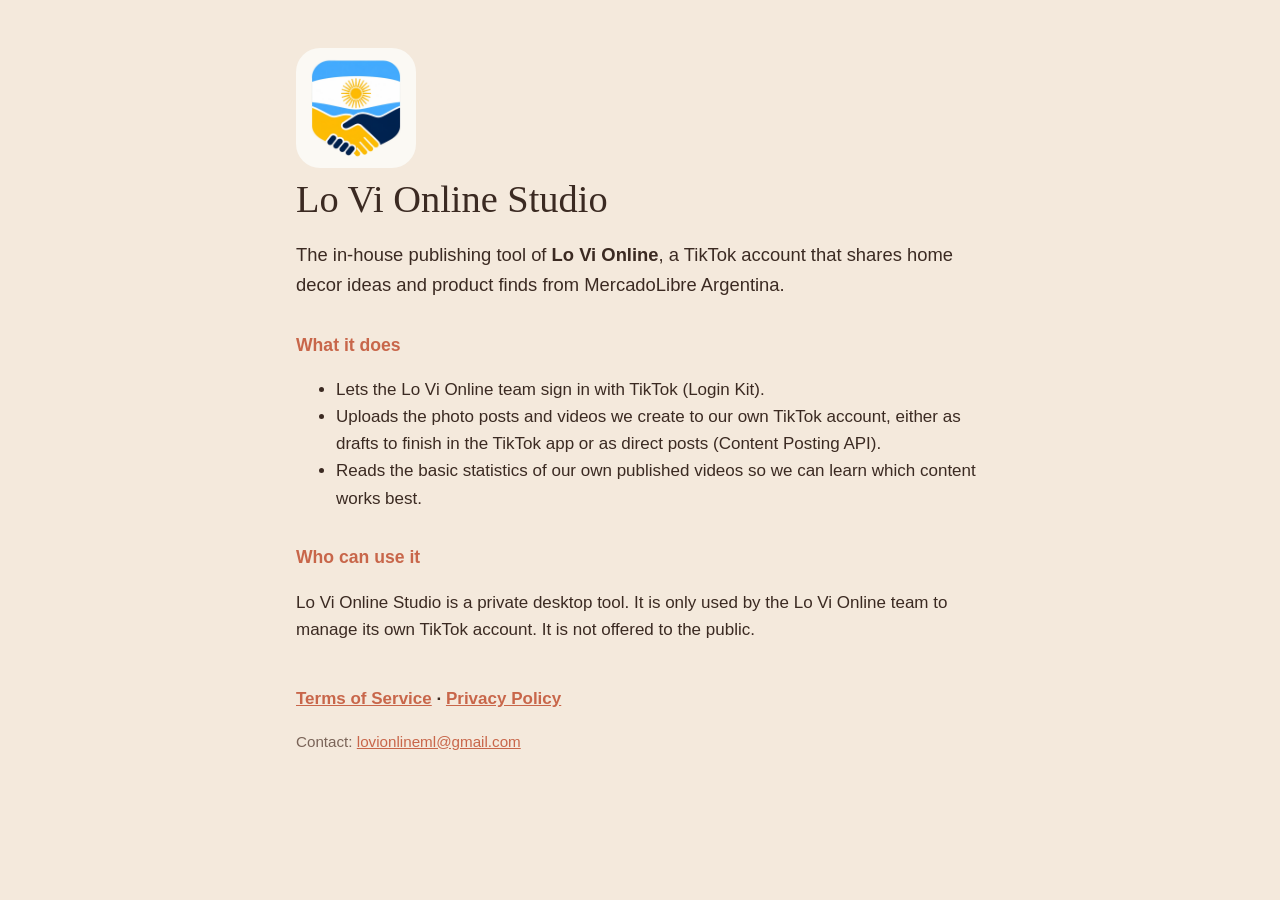
<file: index.html>
<!doctype html>
<html lang="en">
<head>
<meta charset="utf-8">
<meta name="viewport" content="width=device-width, initial-scale=1">
<title>Lo Vi Online Studio</title>
<link rel="icon" href="icono-app.png">
<link rel="stylesheet" href="estilo.css">
</head>
<body>
<main>
  <img class="logo" src="icono-app.png" alt="Lo Vi Online logo" width="120" height="120">
  <h1>Lo Vi Online Studio</h1>
  <p class="lead">The in-house publishing tool of <strong>Lo Vi Online</strong>, a TikTok account that shares home decor ideas and product finds from MercadoLibre Argentina.</p>

  <h2>What it does</h2>
  <ul>
    <li>Lets the Lo Vi Online team sign in with TikTok (Login Kit).</li>
    <li>Uploads the photo posts and videos we create to our own TikTok account, either as drafts to finish in the TikTok app or as direct posts (Content Posting API).</li>
    <li>Reads the basic statistics of our own published videos so we can learn which content works best.</li>
  </ul>

  <h2>Who can use it</h2>
  <p>Lo Vi Online Studio is a private desktop tool. It is only used by the Lo Vi Online team to manage its own TikTok account. It is not offered to the public.</p>

  <p class="links"><a href="terms.html">Terms of Service</a> · <a href="privacy.html">Privacy Policy</a></p>
  <p class="contact">Contact: <a href="mailto:lovionlineml@gmail.com">lovionlineml@gmail.com</a></p>
</main>
</body>
</html>
</file>
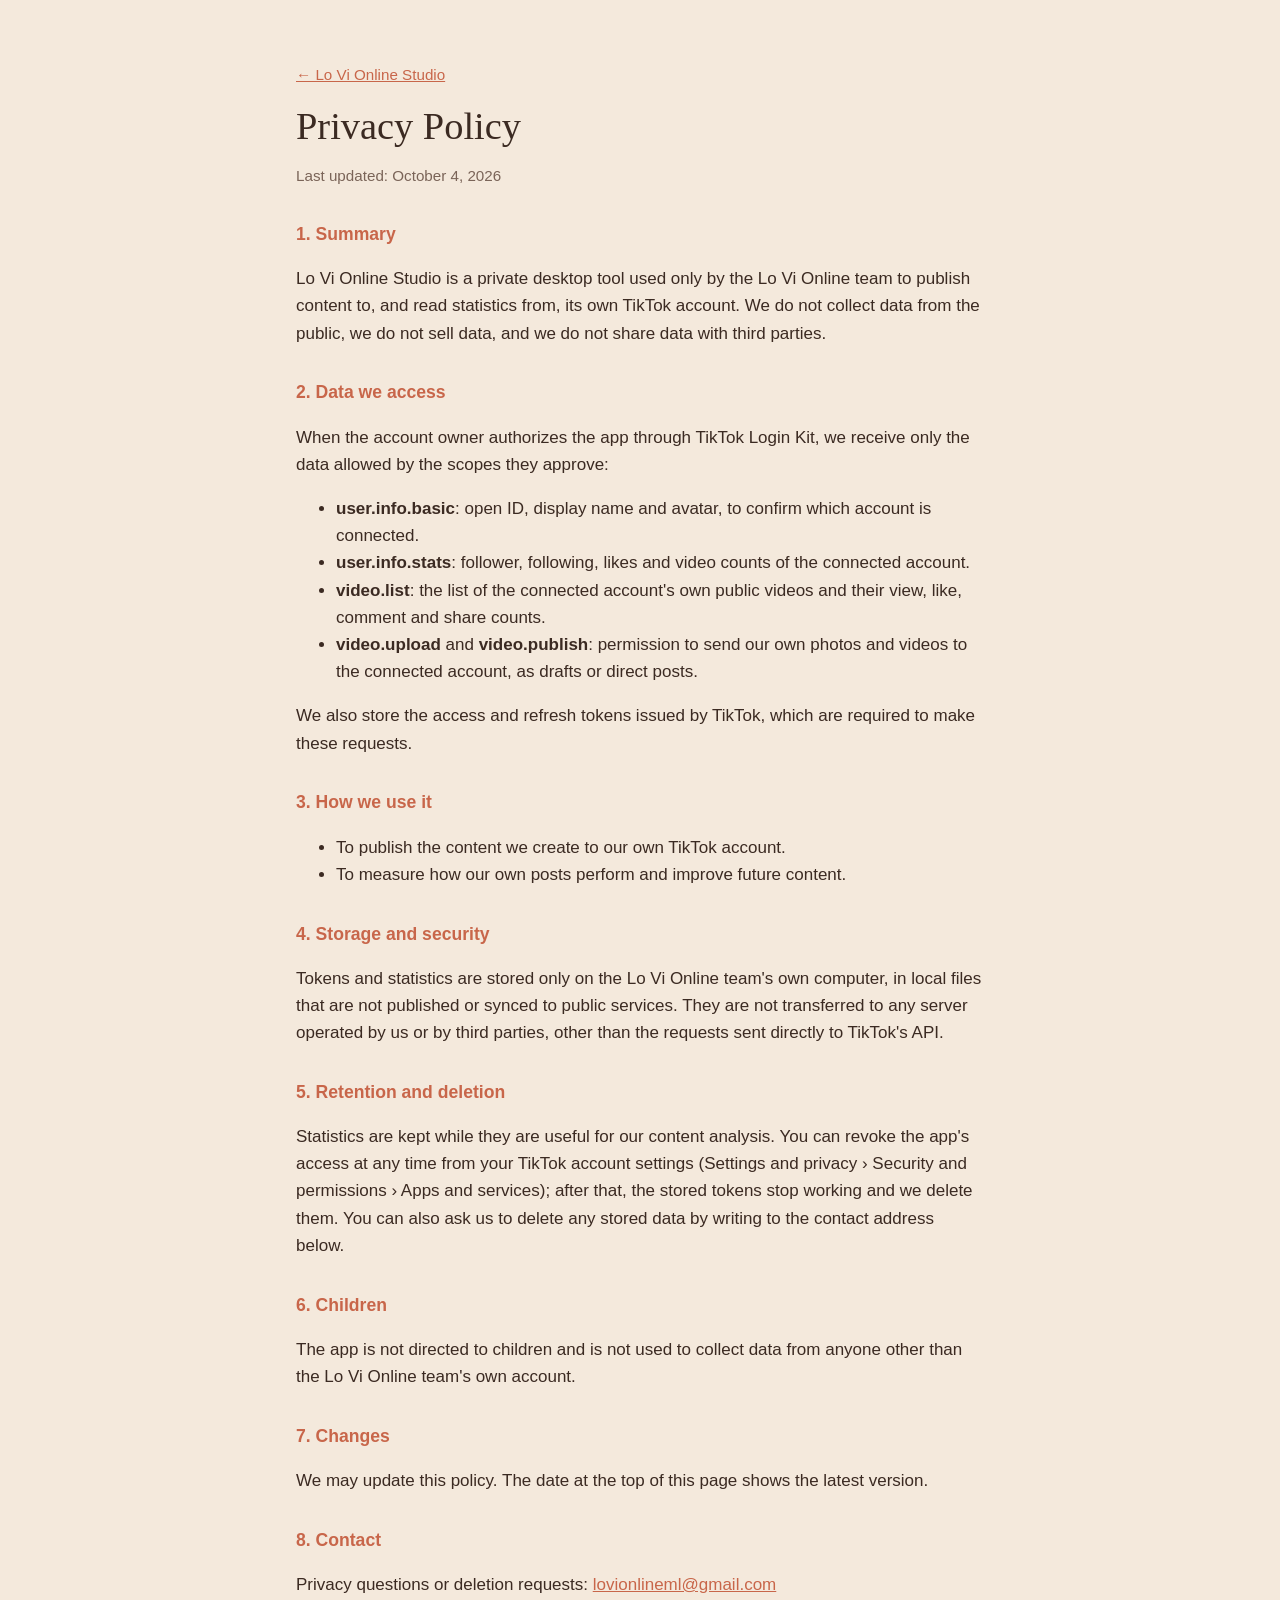
<file: privacy.html>
<!doctype html>
<html lang="en">
<head>
<meta charset="utf-8">
<meta name="viewport" content="width=device-width, initial-scale=1">
<title>Privacy Policy · Lo Vi Online Studio</title>
<link rel="icon" href="icono-app.png">
<link rel="stylesheet" href="estilo.css">
</head>
<body>
<main>
  <p class="back"><a href="index.html">← Lo Vi Online Studio</a></p>
  <h1>Privacy Policy</h1>
  <p class="date">Last updated: October 4, 2026</p>

  <h2>1. Summary</h2>
  <p>Lo Vi Online Studio is a private desktop tool used only by the Lo Vi Online team to publish content to, and read statistics from, its own TikTok account. We do not collect data from the public, we do not sell data, and we do not share data with third parties.</p>

  <h2>2. Data we access</h2>
  <p>When the account owner authorizes the app through TikTok Login Kit, we receive only the data allowed by the scopes they approve:</p>
  <ul>
    <li><strong>user.info.basic</strong>: open ID, display name and avatar, to confirm which account is connected.</li>
    <li><strong>user.info.stats</strong>: follower, following, likes and video counts of the connected account.</li>
    <li><strong>video.list</strong>: the list of the connected account's own public videos and their view, like, comment and share counts.</li>
    <li><strong>video.upload</strong> and <strong>video.publish</strong>: permission to send our own photos and videos to the connected account, as drafts or direct posts.</li>
  </ul>
  <p>We also store the access and refresh tokens issued by TikTok, which are required to make these requests.</p>

  <h2>3. How we use it</h2>
  <ul>
    <li>To publish the content we create to our own TikTok account.</li>
    <li>To measure how our own posts perform and improve future content.</li>
  </ul>

  <h2>4. Storage and security</h2>
  <p>Tokens and statistics are stored only on the Lo Vi Online team's own computer, in local files that are not published or synced to public services. They are not transferred to any server operated by us or by third parties, other than the requests sent directly to TikTok's API.</p>

  <h2>5. Retention and deletion</h2>
  <p>Statistics are kept while they are useful for our content analysis. You can revoke the app's access at any time from your TikTok account settings (Settings and privacy › Security and permissions › Apps and services); after that, the stored tokens stop working and we delete them. You can also ask us to delete any stored data by writing to the contact address below.</p>

  <h2>6. Children</h2>
  <p>The app is not directed to children and is not used to collect data from anyone other than the Lo Vi Online team's own account.</p>

  <h2>7. Changes</h2>
  <p>We may update this policy. The date at the top of this page shows the latest version.</p>

  <h2>8. Contact</h2>
  <p>Privacy questions or deletion requests: <a href="mailto:lovionlineml@gmail.com">lovionlineml@gmail.com</a></p>
</main>
</body>
</html>
</file>
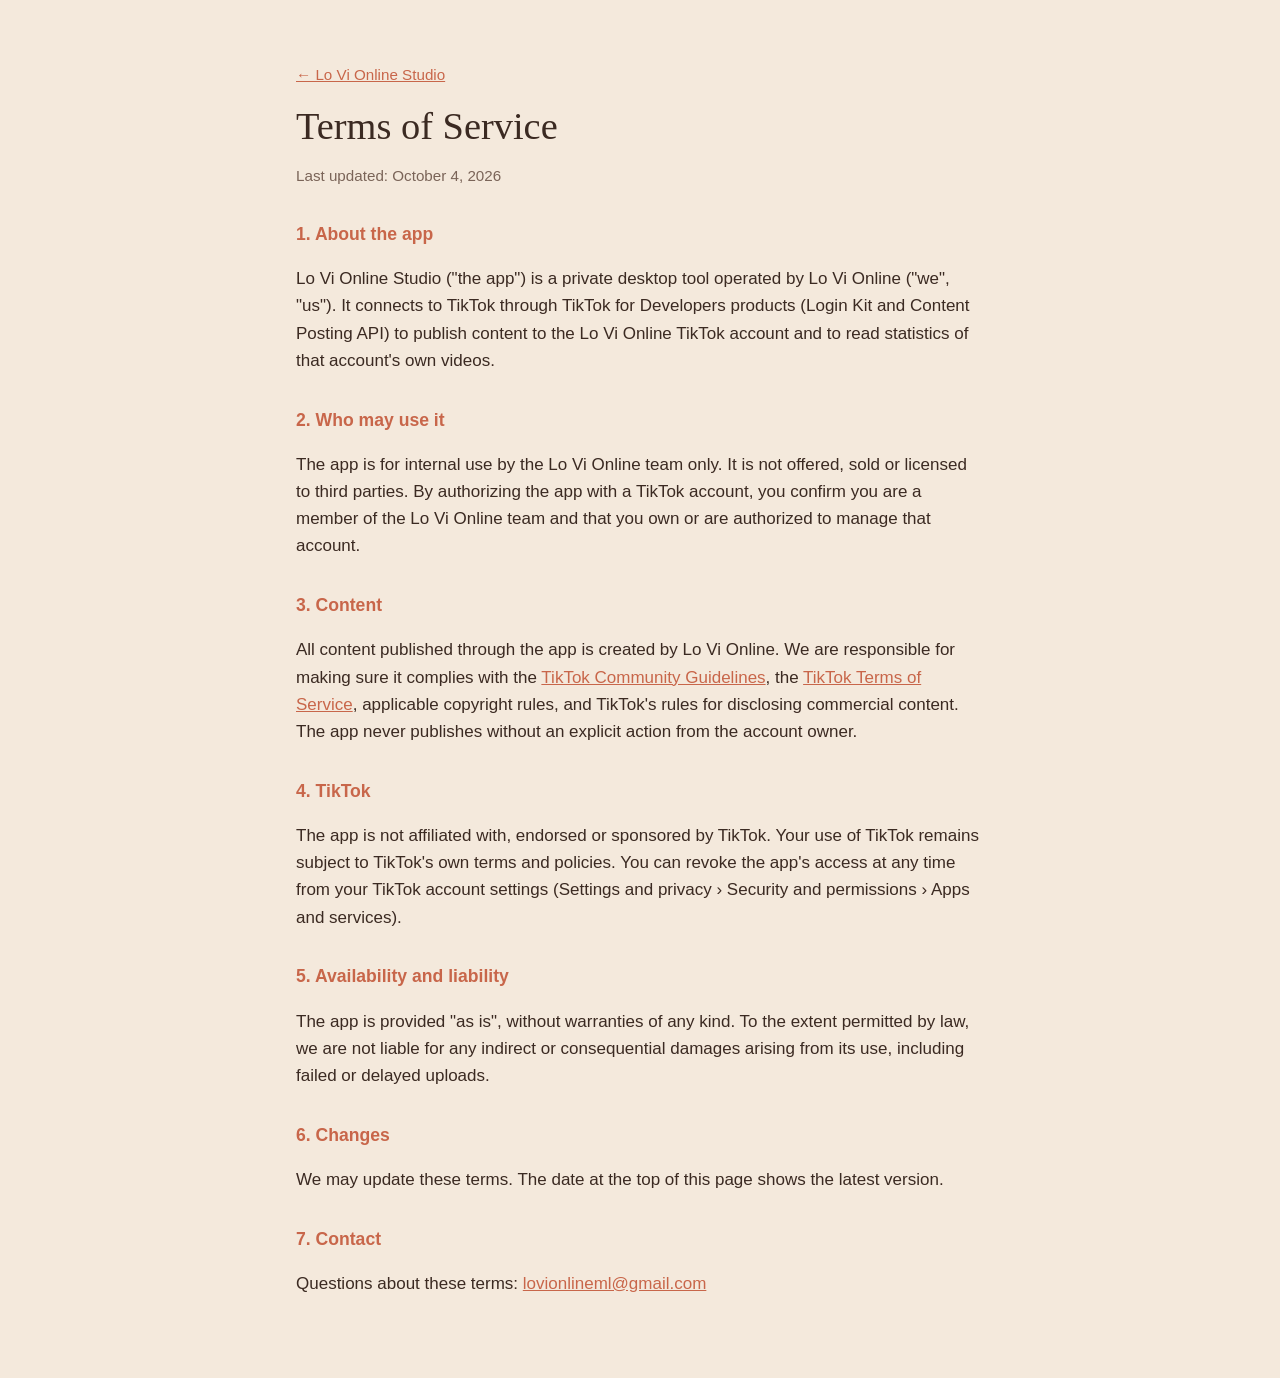
<file: terms.html>
<!doctype html>
<html lang="en">
<head>
<meta charset="utf-8">
<meta name="viewport" content="width=device-width, initial-scale=1">
<title>Terms of Service · Lo Vi Online Studio</title>
<link rel="icon" href="icono-app.png">
<link rel="stylesheet" href="estilo.css">
</head>
<body>
<main>
  <p class="back"><a href="index.html">← Lo Vi Online Studio</a></p>
  <h1>Terms of Service</h1>
  <p class="date">Last updated: October 4, 2026</p>

  <h2>1. About the app</h2>
  <p>Lo Vi Online Studio ("the app") is a private desktop tool operated by Lo Vi Online ("we", "us"). It connects to TikTok through TikTok for Developers products (Login Kit and Content Posting API) to publish content to the Lo Vi Online TikTok account and to read statistics of that account's own videos.</p>

  <h2>2. Who may use it</h2>
  <p>The app is for internal use by the Lo Vi Online team only. It is not offered, sold or licensed to third parties. By authorizing the app with a TikTok account, you confirm you are a member of the Lo Vi Online team and that you own or are authorized to manage that account.</p>

  <h2>3. Content</h2>
  <p>All content published through the app is created by Lo Vi Online. We are responsible for making sure it complies with the <a href="https://www.tiktok.com/community-guidelines">TikTok Community Guidelines</a>, the <a href="https://www.tiktok.com/legal/terms-of-service">TikTok Terms of Service</a>, applicable copyright rules, and TikTok's rules for disclosing commercial content. The app never publishes without an explicit action from the account owner.</p>

  <h2>4. TikTok</h2>
  <p>The app is not affiliated with, endorsed or sponsored by TikTok. Your use of TikTok remains subject to TikTok's own terms and policies. You can revoke the app's access at any time from your TikTok account settings (Settings and privacy › Security and permissions › Apps and services).</p>

  <h2>5. Availability and liability</h2>
  <p>The app is provided "as is", without warranties of any kind. To the extent permitted by law, we are not liable for any indirect or consequential damages arising from its use, including failed or delayed uploads.</p>

  <h2>6. Changes</h2>
  <p>We may update these terms. The date at the top of this page shows the latest version.</p>

  <h2>7. Contact</h2>
  <p>Questions about these terms: <a href="mailto:lovionlineml@gmail.com">lovionlineml@gmail.com</a></p>
</main>
</body>
</html>
</file>
<file: estilo.css>
:root { --bg: #F4E9DC; --ink: #3B2A22; --accent: #C8664A; --muted: #7a6458; }
* { box-sizing: border-box; }
body { margin: 0; background: var(--bg); color: var(--ink); font: 17px/1.6 -apple-system, "Avenir Next", "Segoe UI", Roboto, sans-serif; }
main { max-width: 720px; margin: 0 auto; padding: 48px 16px 64px; }
h1 { font-family: Didot, "Bodoni 72", Georgia, serif; font-weight: 400; font-size: 2.4rem; line-height: 1.2; margin: .2em 0 .4em; }
h2 { font-size: 1.1rem; margin: 1.8em 0 .4em; color: var(--accent); }
a { color: var(--accent); }
.logo { border-radius: 24px; display: block; }
.lead { font-size: 1.15rem; }
.date, .contact, .back { color: var(--muted); font-size: .95rem; }
.links { margin-top: 2.5em; font-weight: 600; }
</file>
